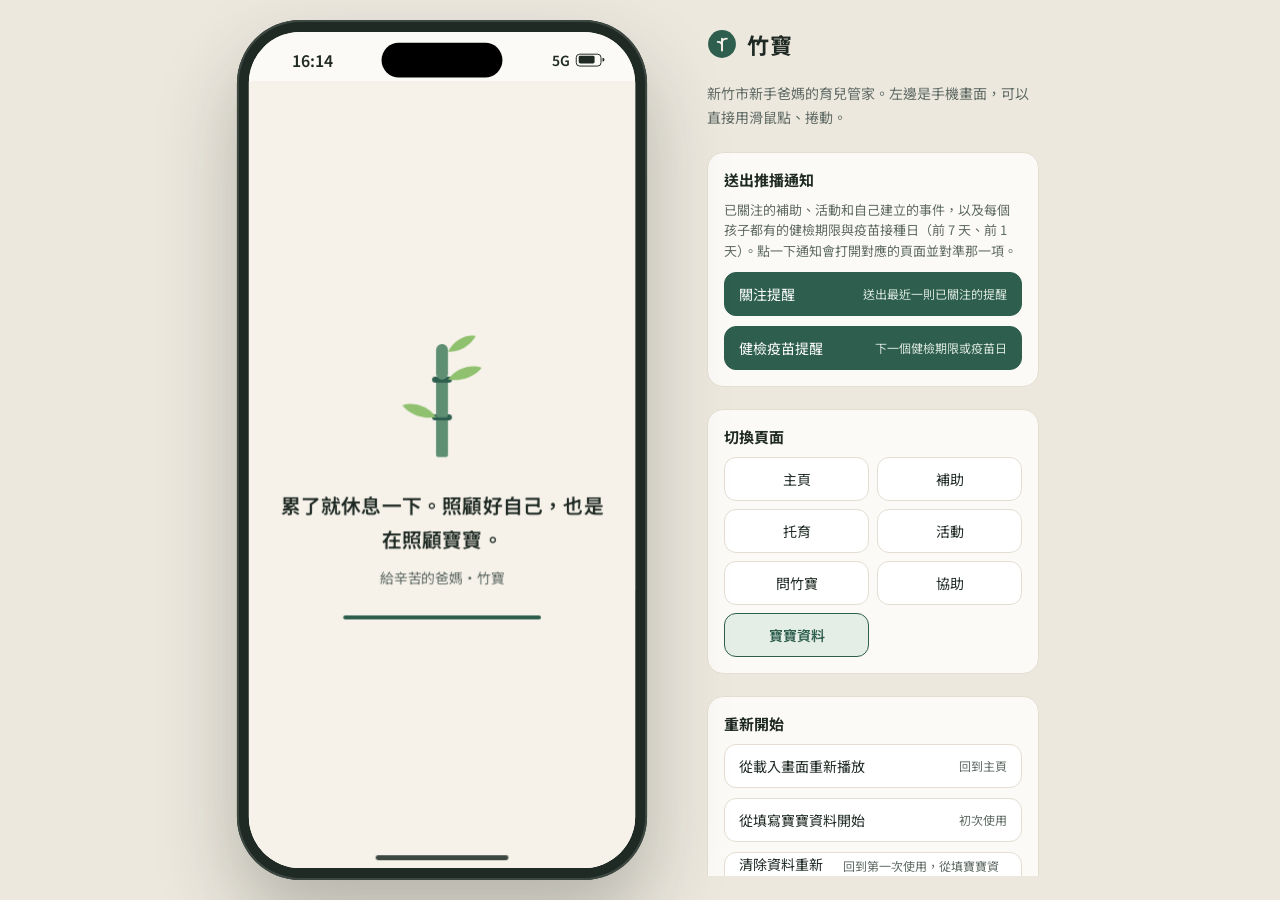
<file: prototype/phone.html>
<!doctype html>
<html lang="zh-Hant">
<head>
<meta charset="utf-8">
<meta name="viewport" content="width=device-width, initial-scale=1">
<title>竹寶・手機展示</title>
<link rel="preconnect" href="https://fonts.googleapis.com">
<link rel="stylesheet" href="https://fonts.googleapis.com/css2?family=Noto+Sans+TC:wght@400;600&amp;display=swap">
<style>
:root{--bg:#EDE8DE;--surface:#FCFAF6;--line:#E4DED2;--ink:#1F2A24;--sub:#5F6B64;--accent:#2E5E4E;--soft:#E4EEE7;color-scheme:light}
*{box-sizing:border-box}
html,body{margin:0;height:100%}
body{background:var(--bg);font-family:"Noto Sans TC",system-ui,sans-serif;color:var(--ink);display:flex;align-items:center;justify-content:center;gap:56px;padding:24px;overflow:hidden}
.stage{flex-shrink:0;width:414px;height:868px;transform-origin:center center}
.device{position:relative;width:414px;height:868px;border-radius:64px;background:#1F2A24;padding:12px;box-shadow:0 40px 80px rgba(31,42,36,.28),inset 0 0 0 2px #3D4842}
.screen{position:relative;width:390px;height:844px;border-radius:52px;overflow:hidden;background:#FCFAF6}
.status{position:absolute;left:0;right:0;top:0;height:50px;z-index:3;display:flex;align-items:center;justify-content:space-between;padding:6px 34px 0 44px;font-size:16px;font-weight:600;background:#FCFAF6;pointer-events:none;font-variant-numeric:tabular-nums}
.island{position:absolute;top:11px;left:50%;width:122px;height:35px;margin-left:-61px;border-radius:999px;background:#000;z-index:4}
.sys{display:flex;align-items:center;gap:6px;font-size:14px}
.batt{width:26px;height:13px;border:1.5px solid var(--ink);border-radius:4px;padding:1.5px;position:relative}
.batt::after{content:"";position:absolute;right:-4px;top:3px;width:2px;height:4px;border-radius:0 2px 2px 0;background:var(--ink)}
.batt i{display:block;height:100%;width:78%;background:var(--ink);border-radius:1.5px}
iframe{position:absolute;left:0;top:50px;width:390px;height:794px;border:0;background:#F6F2EA;border-radius:0 0 52px 52px}
.home{position:absolute;left:50%;bottom:8px;width:134px;height:5px;margin-left:-67px;border-radius:999px;background:var(--ink);z-index:5;pointer-events:none;opacity:.85}
.panel{width:340px;flex-shrink:0;display:flex;flex-direction:column;gap:22px;max-height:100%;overflow-y:auto;padding:4px}
.brand{display:flex;align-items:center;gap:10px}
.brand b{font-size:22px;letter-spacing:.04em}
.lead{margin:0;font-size:14px;line-height:1.7;color:var(--sub)}
.box{background:var(--surface);border:1px solid var(--line);border-radius:16px;padding:16px;display:flex;flex-direction:column;gap:10px}
.box h2{margin:0;font-size:15px}
.box p{margin:0;font-size:13px;line-height:1.6;color:var(--sub)}
.btn{min-height:44px;display:flex;align-items:center;justify-content:space-between;gap:8px;padding:0 14px;border-radius:12px;border:1px solid var(--line);background:#fff;font-family:inherit;font-size:14px;color:var(--ink);text-align:left;cursor:pointer;text-decoration:none;transition:background-color .15s ease,transform .12s ease}
.btn:hover{background:var(--soft);border-color:#B9CDBF}
.btn:active{transform:scale(.97)}
.btn small{color:var(--sub);font-size:12px}
.btn.primary{background:var(--accent);border-color:var(--accent);color:#fff}
.btn.primary small{color:#DCE8E0}
.btn[aria-current="true"]{background:var(--soft);border-color:var(--accent);color:var(--accent);font-weight:600}
.pages{display:grid;grid-template-columns:1fr 1fr;gap:8px}
.pages .btn{justify-content:center}
.foot{font-size:12px;color:var(--sub);line-height:1.6}
.foot a{color:var(--accent)}
@media (max-width:999px){.panel{display:none}}
@media (prefers-reduced-motion:reduce){.btn{transition:none}}
</style>
</head>
<body>
<div class="stage" id="stage">
<div class="device">
<div class="screen">
<div class="status" aria-hidden="true"><span id="clock">9:41</span><span class="sys">5G<span class="batt"><i></i></span></span></div>
<div class="island" aria-hidden="true"></div>
<iframe id="app" title="竹寶 App 畫面" src="about:blank"></iframe>
<div class="home" aria-hidden="true"></div>
</div>
</div>
</div>

<aside class="panel" aria-label="展示控制">
<div class="brand"><svg width="30" height="30" viewBox="0 0 28 28" aria-hidden="true"><circle cx="14" cy="14" r="13" fill="#2E5E4E"/><path d="M14 20V9M14 13c0-2.5 2-4 4.5-4M14 15.5c0-2.2-1.8-3.5-4-3.5" stroke="#F6F2EA" stroke-width="1.8" fill="none" stroke-linecap="round"/></svg><b>竹寶</b></div>
<p class="lead">新竹市新手爸媽的育兒管家。左邊是手機畫面，可以直接用滑鼠點、捲動。</p>

<div class="box">
<h2>送出推播通知</h2>
<p>已關注的補助、活動和自己建立的事件，以及每個孩子都有的健檢期限與疫苗接種日（前 7 天、前 1 天）。點一下通知會打開對應的頁面並對準那一項。</p>
<button type="button" class="btn primary" data-push="">關注提醒<small>送出最近一則已關注的提醒</small></button>
<button type="button" class="btn primary" data-push="health">健檢疫苗提醒<small>下一個健檢期限或疫苗日</small></button>
</div>

<div class="box">
<h2>切換頁面</h2>
<div class="pages" id="pages"></div>
</div>

<div class="box">
<h2>重新開始</h2>
<button type="button" class="btn" id="replay">從載入畫面重新播放<small>回到主頁</small></button>
<a class="btn" href="setup.html" id="onboard">從填寫寶寶資料開始<small>初次使用</small></a>
<button type="button" class="btn" id="reset">清除資料重新開始<small>回到第一次使用，從填寶寶資料開始</small></button>
</div>

<p class="foot">本 Demo 為純前端模擬，推播、同步與問竹寶回答都是示範。<br>第一次打開會先填寶寶資料（已預填示範答案），之後各頁都依填的資料變化。<br><a href="index.html?web=1">改看電腦版網頁</a></p>
</aside>

<script>
(function () {
  const PAGES = [['index.html', '主頁'], ['benefits.html', '補助'], ['childcare.html', '托育'], ['activities.html', '活動'], ['ask.html', '問竹寶'], ['help.html', '協助'], ['setup.html', '寶寶資料']];
  const frame = document.getElementById('app');
  const start = new URLSearchParams(location.search).get('p') || 'index.html';
  const safe = /^[a-z]+\.html(#[\w-]*)?$/.test(start) ? start : 'index.html';
  frame.src = safe;
  const box = document.getElementById('pages');
  box.innerHTML = PAGES.map((p) => '<button type="button" class="btn" data-go="' + p[0] + '">' + p[1] + '</button>').join('');
  box.addEventListener('click', (e) => { const b = e.target.closest('[data-go]'); if (b) frame.src = b.getAttribute('data-go'); });
  document.querySelectorAll('[data-push]').forEach((b) => b.addEventListener('click', () => frame.contentWindow.postMessage({ zb: 'push', id: b.getAttribute('data-push') }, '*')));
  document.getElementById('replay').addEventListener('click', () => frame.contentWindow.postMessage({ zb: 'replay' }, '*'));
  document.getElementById('reset').addEventListener('click', () => frame.contentWindow.postMessage({ zb: 'reset' }, '*'));
  document.getElementById('onboard').addEventListener('click', (e) => { e.preventDefault(); frame.src = 'setup.html'; });
  window.addEventListener('message', (e) => {
    const d = e.data || {};
    if (d.zb !== 'page') return;
    document.title = '竹寶・' + (d.title || '手機展示');
    box.querySelectorAll('[data-go]').forEach((b) => b.setAttribute('aria-current', b.getAttribute('data-go') === d.page ? 'true' : 'false'));
    try { history.replaceState(null, '', 'phone.html?p=' + encodeURIComponent(d.page)); } catch (x) {}
  });
  const stage = document.getElementById('stage');
  const fit = () => { const s = Math.min(1, (window.innerHeight - 40) / 868); stage.style.transform = 'scale(' + s + ')'; stage.style.margin = (-(868 * (1 - s)) / 2) + 'px ' + (-(414 * (1 - s)) / 2) + 'px'; };
  fit(); window.addEventListener('resize', fit);
  const clock = document.getElementById('clock');
  const tick = () => { const d = new Date(); clock.textContent = d.getHours() + ':' + String(d.getMinutes()).padStart(2, '0'); };
  tick(); setInterval(tick, 15000);
  /* 視窗太窄（例如手機直接打開這頁）就直接進 App */
  if (window.innerWidth < 600) location.replace(safe);
})();
</script>
</body>
</html>
</file>
